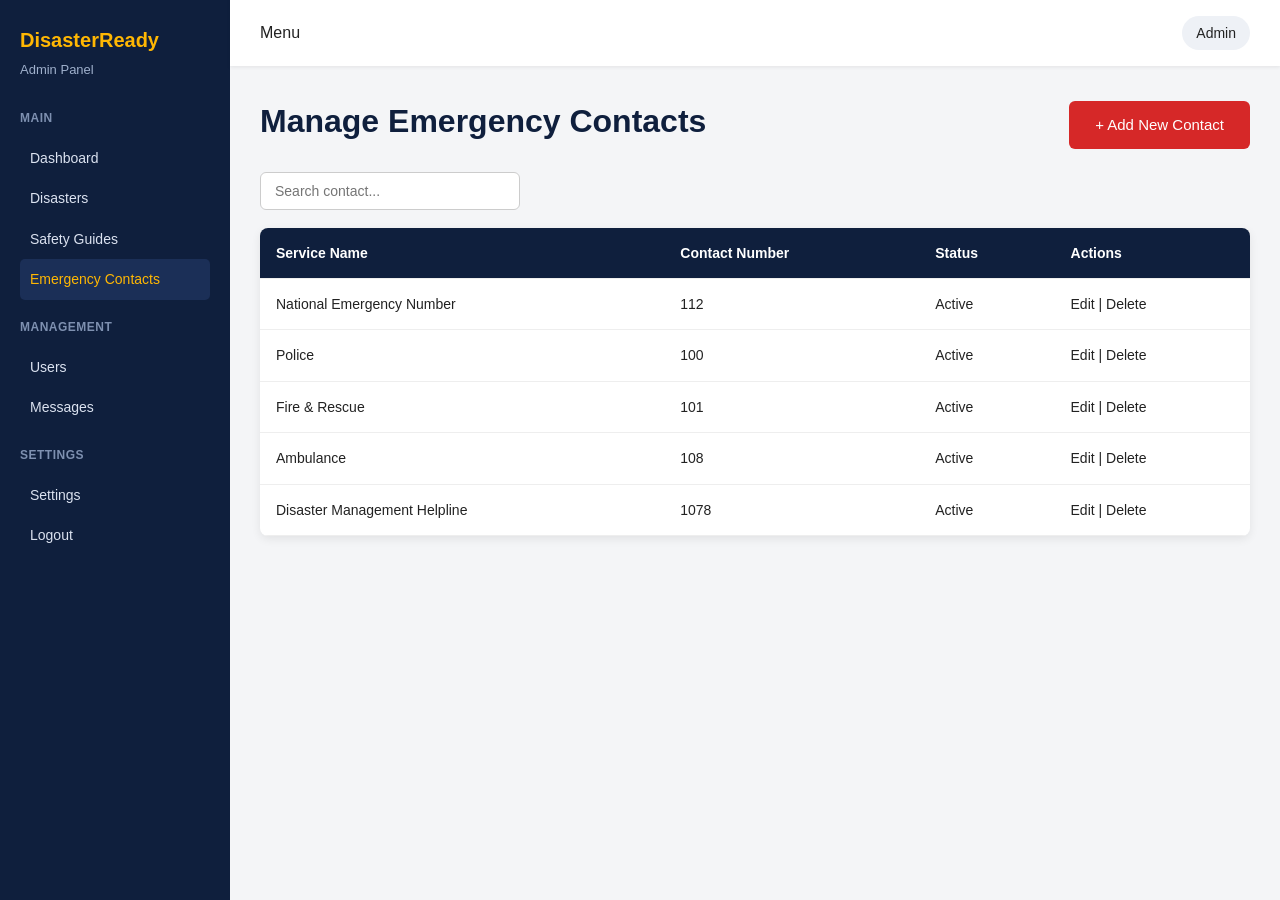
<file: admin-contacts.html>
<!DOCTYPE html>
<html lang="en">
<head>
  <meta charset="UTF-8">
  <title>Admin - Manage Emergency Contacts</title>
  <link rel="stylesheet" href="style.css">
</head>
<body>
  <div class="admin-layout">
    <aside class="sidebar">
      <h2>DisasterReady</h2>
      <p>Admin Panel</p>

      <h4>Main</h4>
      <ul>
        <li><a href="admin-dashboard.html">Dashboard</a></li>
        <li><a href="admin-disasters.html">Disasters</a></li>
        <li><a href="admin-guides.html">Safety Guides</a></li>
        <li><a href="admin-contacts.html" class="active">Emergency Contacts</a></li>
      </ul>

      <h4>Management</h4>
      <ul>
        <li><a href="admin-users.html">Users</a></li>
        <li><a href="#">Messages</a></li>
      </ul>

      <h4>Settings</h4>
      <ul>
        <li><a href="#">Settings</a></li>
        <li><a href="admin-login.html">Logout</a></li>
      </ul>
    </aside>
    <div class="admin-main">
      <div class="topbar">
        <span>Menu</span>
        <span class="admin-tag">Admin</span>
      </div>
      <div class="admin-content">
        <div class="toolbar">
          <h1>Manage Emergency Contacts</h1>
          <a href="#" class="btn">+ Add New Contact</a>
        </div>
        <input type="text" class="search-box" placeholder="Search contact...">
        <table>
          <tr>
            <th>Service Name</th>
            <th>Contact Number</th>
            <th>Status</th>
            <th>Actions</th>
          </tr>
          <tr>
            <td>National Emergency Number</td>
            <td>112</td>
            <td>Active</td>
            <td><a href="#">Edit</a> | <a href="#">Delete</a></td>
          </tr>
          <tr>
            <td>Police</td>
            <td>100</td>
            <td>Active</td>
            <td><a href="#">Edit</a> | <a href="#">Delete</a></td>
          </tr>
          <tr>
            <td>Fire &amp; Rescue</td>
            <td>101</td>
            <td>Active</td>
            <td><a href="#">Edit</a> | <a href="#">Delete</a></td>
          </tr>
          <tr>
            <td>Ambulance</td>
            <td>108</td>
            <td>Active</td>
            <td><a href="#">Edit</a> | <a href="#">Delete</a></td>
          </tr>
          <tr>
            <td>Disaster Management Helpline</td>
            <td>1078</td>
            <td>Active</td>
            <td><a href="#">Edit</a> | <a href="#">Delete</a></td>
          </tr>
        </table>
      </div>
    </div>
  </div>
</body>
</html>
</file>
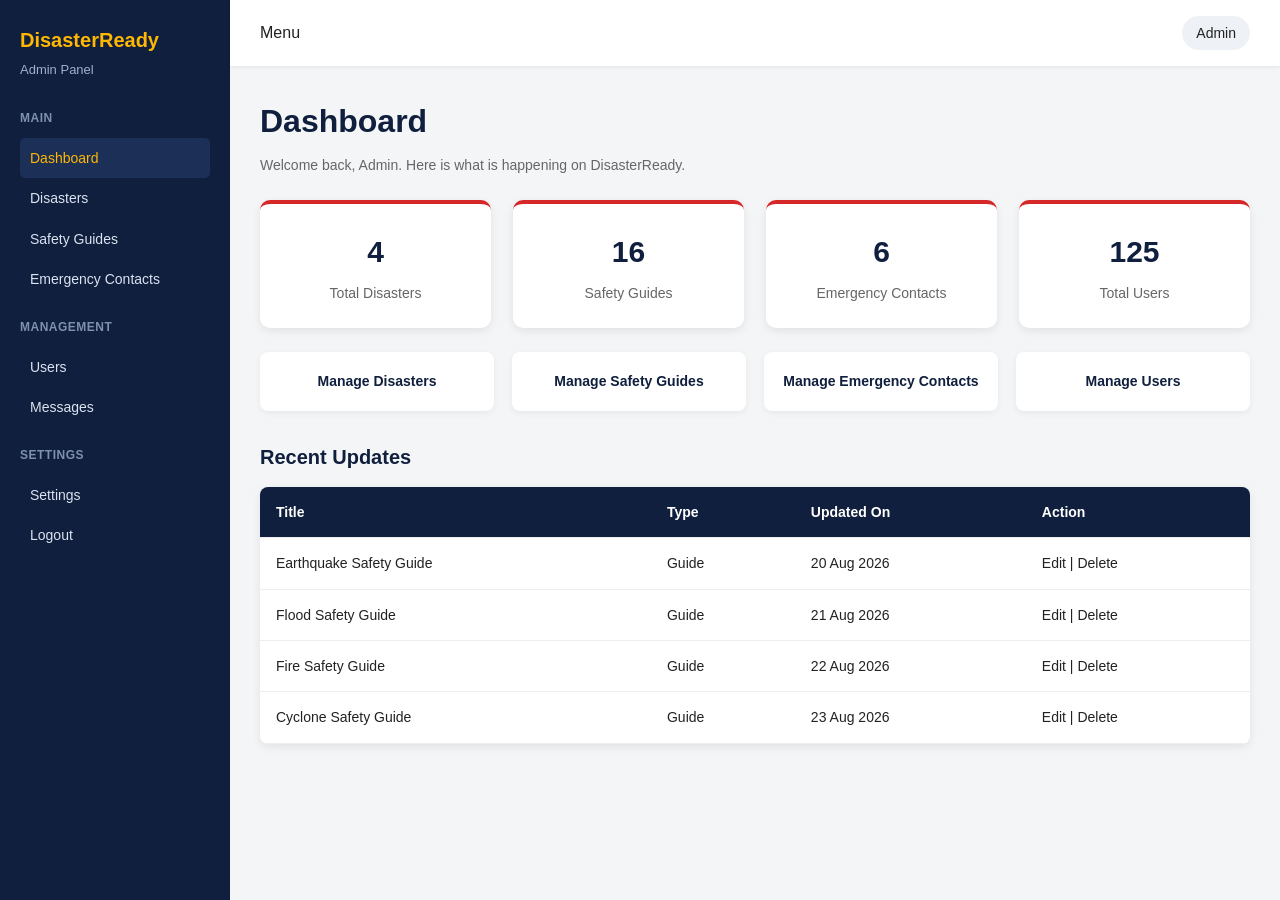
<file: admin-dashboard.html>
<!DOCTYPE html>
<html lang="en">
<head>
  <meta charset="UTF-8">
  <title>Admin - Dashboard</title>
  <link rel="stylesheet" href="style.css">
</head>
<body>
  <div class="admin-layout">
    <aside class="sidebar">
      <h2>DisasterReady</h2>
      <p>Admin Panel</p>

      <h4>Main</h4>
      <ul>
        <li><a href="admin-dashboard.html" class="active">Dashboard</a></li>
        <li><a href="admin-disasters.html">Disasters</a></li>
        <li><a href="admin-guides.html">Safety Guides</a></li>
        <li><a href="admin-contacts.html">Emergency Contacts</a></li>
      </ul>

      <h4>Management</h4>
      <ul>
        <li><a href="admin-users.html">Users</a></li>
        <li><a href="#">Messages</a></li>
      </ul>

      <h4>Settings</h4>
      <ul>
        <li><a href="#">Settings</a></li>
        <li><a href="admin-login.html">Logout</a></li>
      </ul>
    </aside>
    <div class="admin-main">
      <div class="topbar">
        <span>Menu</span>
        <span class="admin-tag">Admin</span>
      </div>
      <div class="admin-content">
        <h1>Dashboard</h1>
        <p class="welcome">Welcome back, Admin. Here is what is happening on DisasterReady.</p>

        <div class="stats-grid">
          <div class="stat-card">
            <div class="number">4</div>
            <div class="label">Total Disasters</div>
          </div>
          <div class="stat-card">
            <div class="number">16</div>
            <div class="label">Safety Guides</div>
          </div>
          <div class="stat-card">
            <div class="number">6</div>
            <div class="label">Emergency Contacts</div>
          </div>
          <div class="stat-card">
            <div class="number">125</div>
            <div class="label">Total Users</div>
          </div>
        </div>

        <div class="quick-links">
          <a href="admin-disasters.html">Manage Disasters</a>
          <a href="admin-guides.html">Manage Safety Guides</a>
          <a href="admin-contacts.html">Manage Emergency Contacts</a>
          <a href="admin-users.html">Manage Users</a>
        </div>

        <h2>Recent Updates</h2>
        <table>
          <tr>
            <th>Title</th>
            <th>Type</th>
            <th>Updated On</th>
            <th>Action</th>
          </tr>
          <tr>
            <td>Earthquake Safety Guide</td>
            <td>Guide</td>
            <td>20 Aug 2026</td>
            <td><a href="#">Edit</a> | <a href="#">Delete</a></td>
          </tr>
          <tr>
            <td>Flood Safety Guide</td>
            <td>Guide</td>
            <td>21 Aug 2026</td>
            <td><a href="#">Edit</a> | <a href="#">Delete</a></td>
          </tr>
          <tr>
            <td>Fire Safety Guide</td>
            <td>Guide</td>
            <td>22 Aug 2026</td>
            <td><a href="#">Edit</a> | <a href="#">Delete</a></td>
          </tr>
          <tr>
            <td>Cyclone Safety Guide</td>
            <td>Guide</td>
            <td>23 Aug 2026</td>
            <td><a href="#">Edit</a> | <a href="#">Delete</a></td>
          </tr>
        </table>
      </div>
    </div>
  </div>
</body>
</html>
</file>
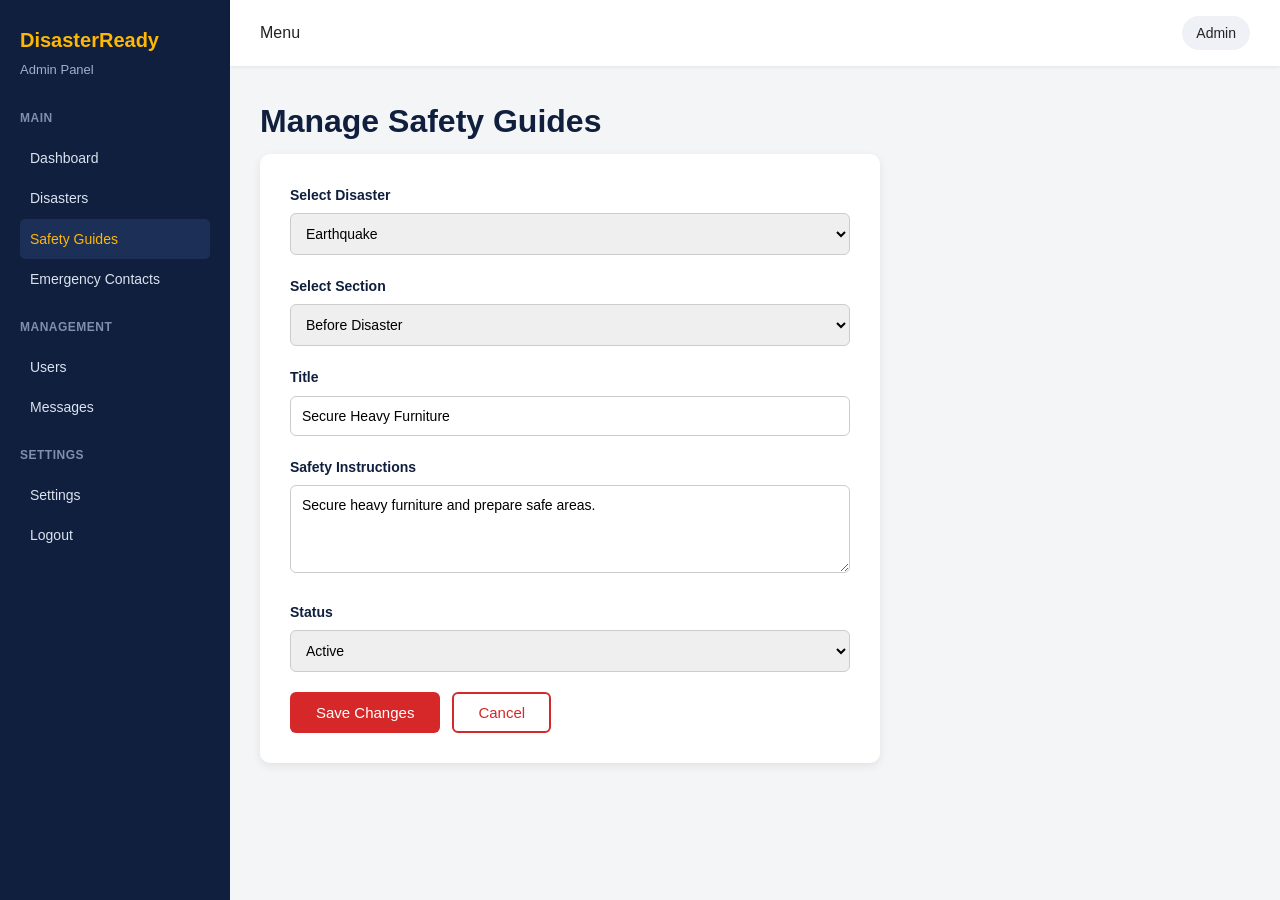
<file: admin-guides.html>
<!DOCTYPE html>
<html lang="en">
<head>
  <meta charset="UTF-8">
  <title>Admin - Manage Safety Guides</title>
  <link rel="stylesheet" href="style.css">
</head>
<body>
  <div class="admin-layout">
    <aside class="sidebar">
      <h2>DisasterReady</h2>
      <p>Admin Panel</p>

      <h4>Main</h4>
      <ul>
        <li><a href="admin-dashboard.html">Dashboard</a></li>
        <li><a href="admin-disasters.html">Disasters</a></li>
        <li><a href="admin-guides.html" class="active">Safety Guides</a></li>
        <li><a href="admin-contacts.html">Emergency Contacts</a></li>
      </ul>

      <h4>Management</h4>
      <ul>
        <li><a href="admin-users.html">Users</a></li>
        <li><a href="#">Messages</a></li>
      </ul>

      <h4>Settings</h4>
      <ul>
        <li><a href="#">Settings</a></li>
        <li><a href="admin-login.html">Logout</a></li>
      </ul>
    </aside>
    <div class="admin-main">
      <div class="topbar">
        <span>Menu</span>
        <span class="admin-tag">Admin</span>
      </div>
      <div class="admin-content">
        <h1>Manage Safety Guides</h1>

        <form class="form-box">
          <div class="form-group">
            <label>Select Disaster</label>
            <select>
              <option>Earthquake</option>
              <option>Flood</option>
              <option>Fire</option>
              <option>Cyclone</option>
            </select>
          </div>

          <div class="form-group">
            <label>Select Section</label>
            <select>
              <option>Before Disaster</option>
              <option>During Disaster</option>
              <option>After Disaster</option>
            </select>
          </div>

          <div class="form-group">
            <label>Title</label>
            <input type="text" value="Secure Heavy Furniture">
          </div>

          <div class="form-group">
            <label>Safety Instructions</label>
            <textarea rows="4">Secure heavy furniture and prepare safe areas.</textarea>
          </div>

          <div class="form-group">
            <label>Status</label>
            <select>
              <option>Active</option>
              <option>Inactive</option>
            </select>
          </div>

          <div class="form-actions">
            <button type="button" class="btn">Save Changes</button>
            <button type="button" class="btn btn-outline">Cancel</button>
          </div>
        </form>
      </div>
    </div>
  </div>
</body>
</html>
</file>
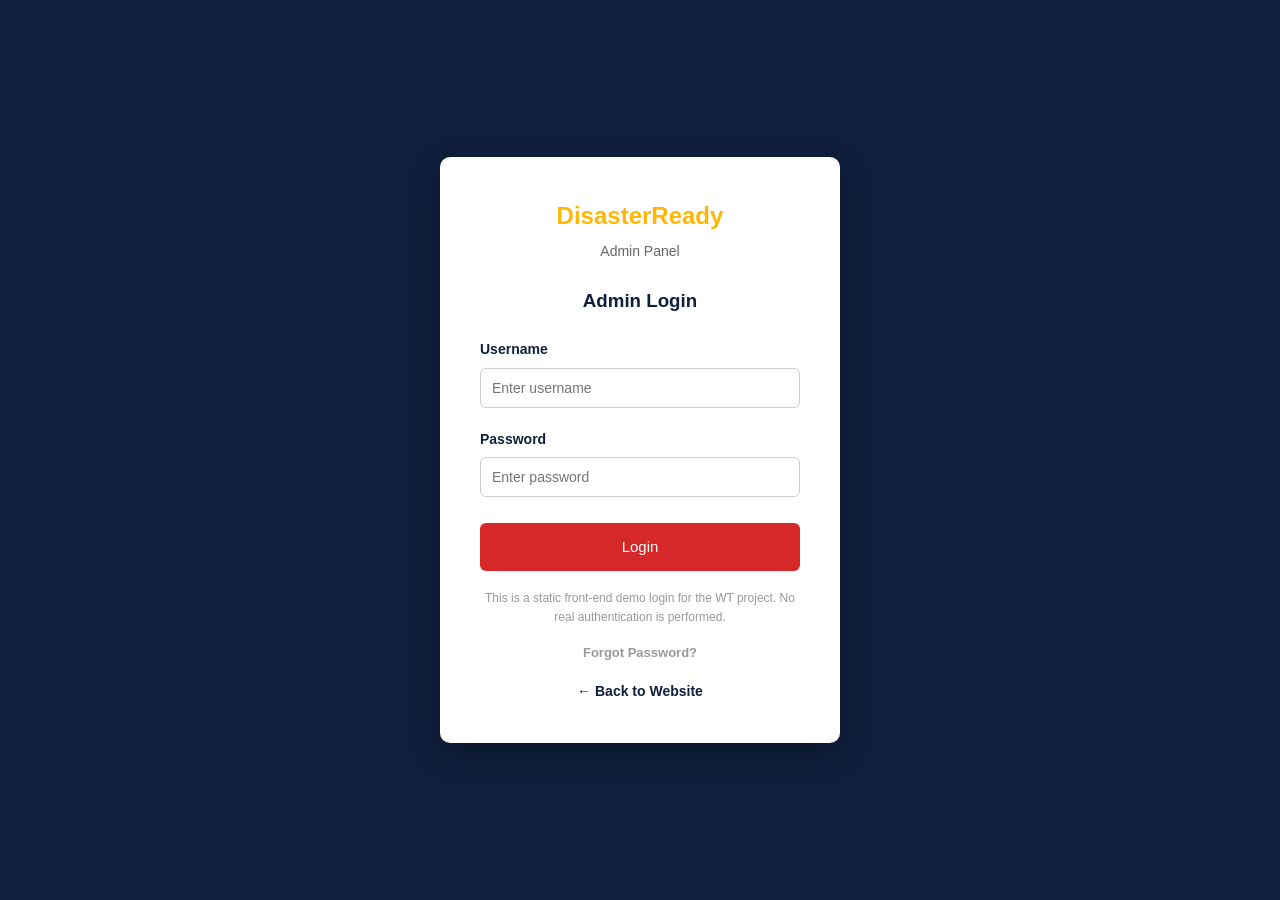
<file: admin-login.html>
<!DOCTYPE html>
<html lang="en">
<head>
  <meta charset="UTF-8">
  <title>DisasterReady - Admin Login</title>
  <link rel="stylesheet" href="style.css">
</head>
<body>
  <div class="login-wrap">
    <div class="login-box">
      <h2>DisasterReady</h2>
      <p class="subtitle">Admin Panel</p>
      <h3>Admin Login</h3>

      <form>
        <div class="form-group">
          <label>Username</label>
          <input type="text" placeholder="Enter username">
        </div>
        <div class="form-group">
          <label>Password</label>
          <input type="password" placeholder="Enter password">
        </div>
        <a href="admin-dashboard.html" class="btn">Login</a>
      </form>

      <p class="login-note">This is a static front-end demo login for the WT project. No real authentication is performed.</p>
      <a href="#" class="back-link" style="font-size:13px; color:#999;">Forgot Password?</a>
      <a href="index.html" class="back-link">&larr; Back to Website</a>
    </div>
  </div>
</body>
</html>
</file>
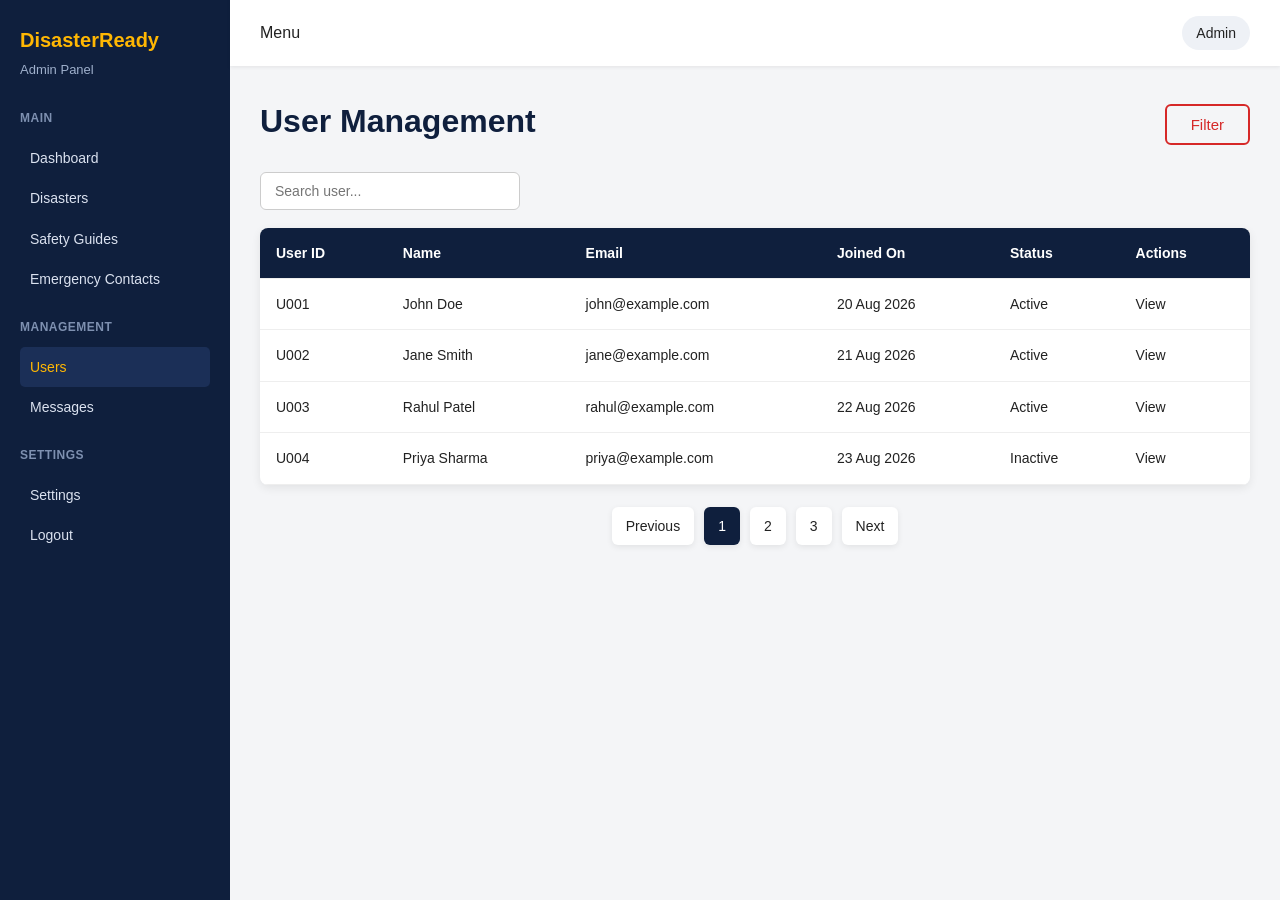
<file: admin-users.html>
<!DOCTYPE html>
<html lang="en">
<head>
  <meta charset="UTF-8">
  <title>Admin - User Management</title>
  <link rel="stylesheet" href="style.css">
</head>
<body>
  <div class="admin-layout">
    <aside class="sidebar">
      <h2>DisasterReady</h2>
      <p>Admin Panel</p>

      <h4>Main</h4>
      <ul>
        <li><a href="admin-dashboard.html">Dashboard</a></li>
        <li><a href="admin-disasters.html">Disasters</a></li>
        <li><a href="admin-guides.html">Safety Guides</a></li>
        <li><a href="admin-contacts.html">Emergency Contacts</a></li>
      </ul>

      <h4>Management</h4>
      <ul>
        <li><a href="admin-users.html" class="active">Users</a></li>
        <li><a href="#">Messages</a></li>
      </ul>

      <h4>Settings</h4>
      <ul>
        <li><a href="#">Settings</a></li>
        <li><a href="admin-login.html">Logout</a></li>
      </ul>
    </aside>
    <div class="admin-main">
      <div class="topbar">
        <span>Menu</span>
        <span class="admin-tag">Admin</span>
      </div>
      <div class="admin-content">
        <div class="toolbar">
          <h1>User Management</h1>
          <button class="btn btn-outline">Filter</button>
        </div>
        <input type="text" class="search-box" placeholder="Search user...">
        <table>
          <tr>
            <th>User ID</th>
            <th>Name</th>
            <th>Email</th>
            <th>Joined On</th>
            <th>Status</th>
            <th>Actions</th>
          </tr>
          <tr>
            <td>U001</td>
            <td>John Doe</td>
            <td>john@example.com</td>
            <td>20 Aug 2026</td>
            <td>Active</td>
            <td><a href="#">View</a></td>
          </tr>
          <tr>
            <td>U002</td>
            <td>Jane Smith</td>
            <td>jane@example.com</td>
            <td>21 Aug 2026</td>
            <td>Active</td>
            <td><a href="#">View</a></td>
          </tr>
          <tr>
            <td>U003</td>
            <td>Rahul Patel</td>
            <td>rahul@example.com</td>
            <td>22 Aug 2026</td>
            <td>Active</td>
            <td><a href="#">View</a></td>
          </tr>
          <tr>
            <td>U004</td>
            <td>Priya Sharma</td>
            <td>priya@example.com</td>
            <td>23 Aug 2026</td>
            <td>Inactive</td>
            <td><a href="#">View</a></td>
          </tr>
        </table>

        <div class="pagination">
          <a href="#">Previous</a>
          <a href="#" class="active">1</a>
          <a href="#">2</a>
          <a href="#">3</a>
          <a href="#">Next</a>
        </div>
      </div>
    </div>
  </div>
</body>
</html>
</file>
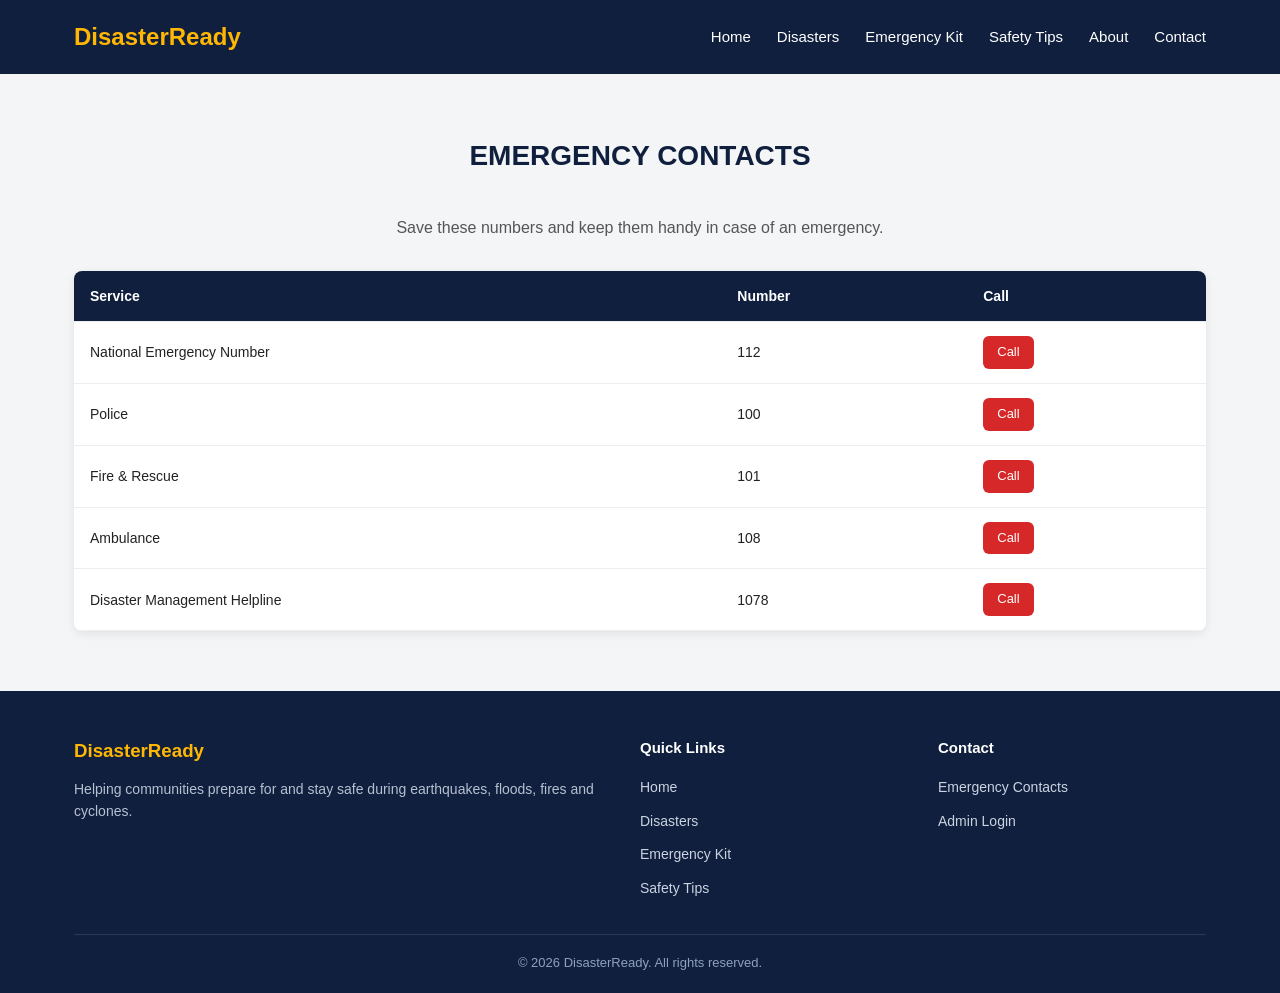
<file: emergency-contacts.html>
<!DOCTYPE html>
<html lang="en">
<head>
  <meta charset="UTF-8">
  <title>DisasterReady - Emergency Contacts</title>
  <link rel="stylesheet" href="style.css">
</head>
<body>
  <header>
    <div class="container">
      <div class="logo">DisasterReady</div>
      <nav>
        <ul>
          <li><a href="index.html">Home</a></li>
          <li><a href="disasters.html">Disasters</a></li>
          <li><a href="emergency-kit.html">Emergency Kit</a></li>
          <li><a href="safety-tips.html">Safety Tips</a></li>
          <li><a href="index.html#about">About</a></li>
          <li><a href="emergency-contacts.html">Contact</a></li>
        </ul>
      </nav>
    </div>
  </header>
  <main>
    <section class="section">
      <div class="container">
        <h2>EMERGENCY CONTACTS</h2>
        <p class="contact-note">Save these numbers and keep them handy in case of an emergency.</p>
        <table>
          <tr>
            <th>Service</th>
            <th>Number</th>
            <th>Call</th>
          </tr>
          <tr>
            <td>National Emergency Number</td>
            <td>112</td>
            <td><a href="tel:112" class="btn btn-small">Call</a></td>
          </tr>
          <tr>
            <td>Police</td>
            <td>100</td>
            <td><a href="tel:100" class="btn btn-small">Call</a></td>
          </tr>
          <tr>
            <td>Fire &amp; Rescue</td>
            <td>101</td>
            <td><a href="tel:101" class="btn btn-small">Call</a></td>
          </tr>
          <tr>
            <td>Ambulance</td>
            <td>108</td>
            <td><a href="tel:108" class="btn btn-small">Call</a></td>
          </tr>
          <tr>
            <td>Disaster Management Helpline</td>
            <td>1078</td>
            <td><a href="tel:1078" class="btn btn-small">Call</a></td>
          </tr>
        </table>
      </div>
    </section>
  </main>
  <footer>
    <div class="container">
      <div class="footer-grid">
        <div>
          <h3>DisasterReady</h3>
          <p>Helping communities prepare for and stay safe during earthquakes, floods, fires and cyclones.</p>
        </div>
        <div>
          <h4>Quick Links</h4>
          <ul>
            <li><a href="index.html">Home</a></li>
            <li><a href="disasters.html">Disasters</a></li>
            <li><a href="emergency-kit.html">Emergency Kit</a></li>
            <li><a href="safety-tips.html">Safety Tips</a></li>
          </ul>
        </div>
        <div>
          <h4>Contact</h4>
          <ul>
            <li><a href="emergency-contacts.html">Emergency Contacts</a></li>
            <li><a href="admin-login.html">Admin Login</a></li>
          </ul>
        </div>
      </div>
      <div class="footer-bottom">
        &copy; 2026 DisasterReady. All rights reserved.
      </div>
    </div>
  </footer>
</body>
</html>
</file>
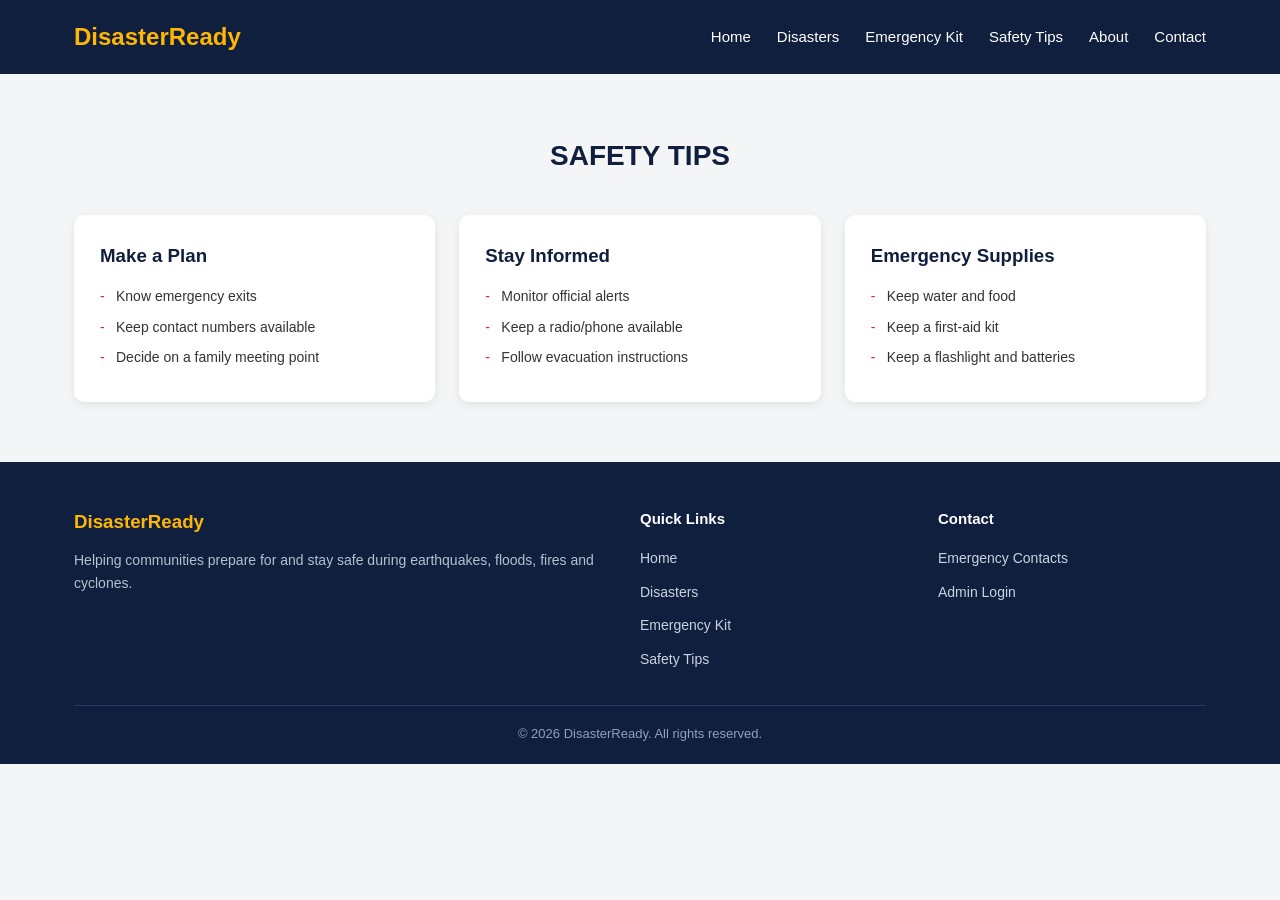
<file: safety-tips.html>
<!DOCTYPE html>
<html lang="en">
<head>
  <meta charset="UTF-8">
  <title>DisasterReady - Safety Tips</title>
  <link rel="stylesheet" href="style.css">
</head>
<body>
  <header>
    <div class="container">
      <div class="logo">DisasterReady</div>
      <nav>
        <ul>
          <li><a href="index.html">Home</a></li>
          <li><a href="disasters.html">Disasters</a></li>
          <li><a href="emergency-kit.html">Emergency Kit</a></li>
          <li><a href="safety-tips.html">Safety Tips</a></li>
          <li><a href="index.html#about">About</a></li>
          <li><a href="emergency-contacts.html">Contact</a></li>
        </ul>
      </nav>
    </div>
  </header>
  <main>
    <section class="section">
      <div class="container">
        <h2>SAFETY TIPS</h2>
        <div class="tips-grid">
          <div class="tip-box">
            <h3>Make a Plan</h3>
            <ul>
              <li>Know emergency exits</li>
              <li>Keep contact numbers available</li>
              <li>Decide on a family meeting point</li>
            </ul>
          </div>
          <div class="tip-box">
            <h3>Stay Informed</h3>
            <ul>
              <li>Monitor official alerts</li>
              <li>Keep a radio/phone available</li>
              <li>Follow evacuation instructions</li>
            </ul>
          </div>
          <div class="tip-box">
            <h3>Emergency Supplies</h3>
            <ul>
              <li>Keep water and food</li>
              <li>Keep a first-aid kit</li>
              <li>Keep a flashlight and batteries</li>
            </ul>
          </div>
        </div>
      </div>
    </section>
  </main>
  <footer>
    <div class="container">
      <div class="footer-grid">
        <div>
          <h3>DisasterReady</h3>
          <p>Helping communities prepare for and stay safe during earthquakes, floods, fires and cyclones.</p>
        </div>
        <div>
          <h4>Quick Links</h4>
          <ul>
            <li><a href="index.html">Home</a></li>
            <li><a href="disasters.html">Disasters</a></li>
            <li><a href="emergency-kit.html">Emergency Kit</a></li>
            <li><a href="safety-tips.html">Safety Tips</a></li>
          </ul>
        </div>
        <div>
          <h4>Contact</h4>
          <ul>
            <li><a href="emergency-contacts.html">Emergency Contacts</a></li>
            <li><a href="admin-login.html">Admin Login</a></li>
          </ul>
        </div>
      </div>
      <div class="footer-bottom">
        &copy; 2026 DisasterReady. All rights reserved.
      </div>
    </div>
  </footer>
</body>
</html>
</file>
<file: style.css>
/* ===== Reset ===== */
* {
  margin: 0;
  padding: 0;
  box-sizing: border-box;
}

body {
  font-family: Arial, Helvetica, sans-serif;
  color: #222;
  background-color: #f4f5f7;
  line-height: 1.6;
}

a {
  text-decoration: none;
  color: inherit;
}

img {
  max-width: 100%;
  display: block;
}

ul {
  list-style: none;
}

.container {
  max-width: 1180px;
  margin: 0 auto;
  padding: 0 24px;
}

/* ===== Header / Navigation ===== */
header {
  background-color: #0f1f3d;
  color: #fff;
  padding: 18px 0;
}

header .container {
  display: flex;
  justify-content: space-between;
  align-items: center;
}

.logo {
  font-size: 24px;
  font-weight: bold;
  color: #ffb703;
}

nav ul {
  display: flex;
  gap: 26px;
}

nav a {
  color: #fff;
  font-size: 15px;
}

nav a:hover {
  color: #ffb703;
}

/* ===== Buttons ===== */
.btn {
  display: inline-block;
  background-color: #d62828;
  color: #fff;
  padding: 12px 26px;
  border: none;
  border-radius: 6px;
  font-size: 15px;
  cursor: pointer;
}

.btn:hover {
  background-color: #b21e1e;
}

.btn-outline {
  background-color: transparent;
  border: 2px solid #d62828;
  color: #d62828;
  padding: 10px 24px;
}

.btn-outline:hover {
  background-color: #d62828;
  color: #fff;
}

.btn-small {
  padding: 6px 14px;
  font-size: 13px;
}

/* ===== Hero Section (two column) ===== */
.hero {
  background-color: #fff;
  padding: 70px 0;
}

.hero .container {
  display: flex;
  align-items: center;
  gap: 50px;
  min-height: 420px;
}

.hero-text {
  flex: 1;
}

.hero-text h1 {
  font-size: 40px;
  color: #0f1f3d;
  line-height: 1.25;
  margin-bottom: 18px;
}

.hero-text p {
  font-size: 16px;
  color: #555;
  max-width: 480px;
  margin-bottom: 26px;
}

.hero-image {
  flex: 1;
}

.hero-image img {
  width: 100%;
  height: 420px;
  object-fit: cover;
  border-radius: 10px;
  box-shadow: 0 8px 20px rgba(0, 0, 0, 0.12);
}

/* ===== Section Headings ===== */
.section {
  padding: 60px 0;
}

.section h2 {
  text-align: center;
  font-size: 28px;
  color: #0f1f3d;
  margin-bottom: 36px;
}

.section-alt {
  background-color: #eef1f6;
}

/* ===== Disaster Card Grid ===== */
.grid {
  display: grid;
  grid-template-columns: repeat(4, 1fr);
  gap: 26px;
}

.card {
  background-color: #fff;
  border-radius: 10px;
  box-shadow: 0 3px 10px rgba(0, 0, 0, 0.08);
  overflow: hidden;
  text-align: center;
  display: flex;
  flex-direction: column;
}

.card img {
  height: 170px;
  width: 100%;
  object-fit: cover;
}

.card-body {
  padding: 22px 18px;
  flex: 1;
  display: flex;
  flex-direction: column;
}

.card-body h3 {
  margin-bottom: 10px;
  color: #0f1f3d;
  font-size: 19px;
}

.card-body p {
  font-size: 14px;
  color: #555;
  margin-bottom: 18px;
  flex: 1;
}

/* ===== Quick Access Cards ===== */
.info-grid {
  display: grid;
  grid-template-columns: repeat(3, 1fr);
  gap: 26px;
}

.info-card {
  background-color: #fff;
  padding: 34px 26px;
  border-radius: 10px;
  box-shadow: 0 3px 10px rgba(0, 0, 0, 0.08);
  text-align: center;
  border-top: 4px solid #d62828;
}

.info-card h3 {
  color: #0f1f3d;
  margin-bottom: 10px;
  font-size: 19px;
}

.info-card p {
  font-size: 14px;
  color: #555;
  margin-bottom: 18px;
}

/* ===== Footer ===== */
footer {
  background-color: #0f1f3d;
  color: #cbd3e1;
  padding: 45px 0 20px 0;
}

.footer-grid {
  display: grid;
  grid-template-columns: 2fr 1fr 1fr;
  gap: 30px;
  margin-bottom: 25px;
}

.footer-grid h3 {
  color: #ffb703;
  margin-bottom: 12px;
}

.footer-grid h4 {
  color: #fff;
  margin-bottom: 14px;
  font-size: 15px;
}

.footer-grid p {
  font-size: 14px;
  color: #b7c0d1;
}

.footer-grid ul li {
  margin-bottom: 8px;
}

.footer-grid ul a {
  font-size: 14px;
  color: #cbd3e1;
}

.footer-grid ul a:hover {
  color: #ffb703;
}

.footer-bottom {
  border-top: 1px solid #263a5e;
  padding-top: 18px;
  text-align: center;
  font-size: 13px;
  color: #8fa0bf;
}

/* ===== Disaster Detail Page ===== */
.detail-hero {
  background-color: #fff;
  padding: 40px 0;
  text-align: center;
}

.detail-hero h1 {
  font-size: 30px;
  color: #0f1f3d;
  margin-bottom: 18px;
}

.detail-hero img {
  margin: 0 auto 18px auto;
  border-radius: 10px;
  max-height: 320px;
  width: 100%;
  object-fit: cover;
}

.detail-hero .intro {
  max-width: 700px;
  margin: 0 auto;
  color: #555;
}

.phase-grid {
  display: grid;
  grid-template-columns: repeat(3, 1fr);
  gap: 24px;
  margin-bottom: 36px;
}

.phase-box {
  background-color: #fff;
  padding: 24px;
  border-radius: 10px;
  box-shadow: 0 3px 10px rgba(0, 0, 0, 0.08);
  border-top: 4px solid #0f1f3d;
}

.phase-box.during {
  border-top-color: #d62828;
}

.phase-box.after {
  border-top-color: #2a9d8f;
}

.phase-box h3 {
  color: #0f1f3d;
  margin-bottom: 14px;
}

.phase-box ul li {
  padding-left: 16px;
  position: relative;
  margin-bottom: 8px;
  font-size: 14px;
  color: #333;
}

.phase-box ul li::before {
  content: "-";
  position: absolute;
  left: 0;
  color: #d62828;
}

.page-nav {
  display: flex;
  justify-content: space-between;
  padding: 10px 0 50px 0;
}

/* ===== Checklist Page ===== */
.checklist-wrap {
  text-align: center;
}

.checklist {
  display: grid;
  grid-template-columns: repeat(3, 1fr);
  gap: 14px;
  max-width: 800px;
  margin: 0 auto 30px auto;
  text-align: left;
}

.checklist li {
  background-color: #fff;
  padding: 14px 18px;
  border-radius: 6px;
  box-shadow: 0 2px 6px rgba(0, 0, 0, 0.06);
  font-size: 14px;
}

/* ===== Safety Tips Page ===== */
.tips-grid {
  display: grid;
  grid-template-columns: repeat(3, 1fr);
  gap: 24px;
}

.tip-box {
  background-color: #fff;
  padding: 26px;
  border-radius: 10px;
  box-shadow: 0 3px 10px rgba(0, 0, 0, 0.08);
}

.tip-box h3 {
  color: #0f1f3d;
  margin-bottom: 14px;
}

.tip-box ul li {
  padding-left: 16px;
  position: relative;
  margin-bottom: 8px;
  font-size: 14px;
  color: #333;
}

.tip-box ul li::before {
  content: "-";
  position: absolute;
  left: 0;
  color: #d62828;
}

/* ===== Tables (contacts, admin) ===== */
table {
  width: 100%;
  border-collapse: collapse;
  background-color: #fff;
  box-shadow: 0 3px 10px rgba(0, 0, 0, 0.08);
  border-radius: 8px;
  overflow: hidden;
}

th, td {
  padding: 14px 16px;
  text-align: left;
  border-bottom: 1px solid #eee;
  font-size: 14px;
}

th {
  background-color: #0f1f3d;
  color: #fff;
}

.text-center {
  text-align: center;
}

/* ===== Contacts Page ===== */
.contact-note {
  text-align: center;
  max-width: 600px;
  margin: 0 auto 30px auto;
  color: #555;
}

/* ===== Admin Layout ===== */
.admin-layout {
  display: flex;
  min-height: 100vh;
}

.sidebar {
  width: 230px;
  background-color: #0f1f3d;
  color: #fff;
  padding: 24px 20px;
  flex-shrink: 0;
}

.sidebar h2 {
  color: #ffb703;
  font-size: 20px;
  margin-bottom: 4px;
}

.sidebar p {
  font-size: 13px;
  color: #9fb0cc;
  margin-bottom: 28px;
}

.sidebar h4 {
  font-size: 12px;
  color: #7e90b0;
  margin: 18px 0 10px 0;
  text-transform: uppercase;
  letter-spacing: 0.5px;
}

.sidebar li a {
  display: block;
  padding: 9px 10px;
  color: #dbe2f0;
  font-size: 14px;
  border-radius: 5px;
}

.sidebar li a:hover,
.sidebar li a.active {
  background-color: #1b2f57;
  color: #ffb703;
}

.admin-main {
  flex: 1;
  background-color: #f4f5f7;
}

.topbar {
  background-color: #fff;
  padding: 16px 30px;
  display: flex;
  justify-content: space-between;
  align-items: center;
  box-shadow: 0 1px 4px rgba(0, 0, 0, 0.08);
}

.topbar .admin-tag {
  background-color: #eef1f6;
  padding: 6px 14px;
  border-radius: 20px;
  font-size: 14px;
}

.admin-content {
  padding: 30px;
}

.admin-content h1 {
  margin-bottom: 6px;
  color: #0f1f3d;
}

.admin-content > p.welcome {
  color: #666;
  margin-bottom: 24px;
  font-size: 14px;
}

.admin-content h2 {
  color: #0f1f3d;
  font-size: 20px;
  margin: 30px 0 14px 0;
}

/* ===== Stat Cards ===== */
.stats-grid {
  display: grid;
  grid-template-columns: repeat(4, 1fr);
  gap: 22px;
  margin-bottom: 10px;
}

.stat-card {
  background-color: #fff;
  padding: 24px;
  border-radius: 10px;
  text-align: center;
  box-shadow: 0 3px 10px rgba(0, 0, 0, 0.08);
  border-top: 4px solid #d62828;
}

.stat-card .number {
  font-size: 30px;
  font-weight: bold;
  color: #0f1f3d;
}

.stat-card .label {
  font-size: 14px;
  color: #666;
  margin-top: 6px;
}

/* ===== Quick Admin Links ===== */
.quick-links {
  display: grid;
  grid-template-columns: repeat(4, 1fr);
  gap: 18px;
  margin: 24px 0 10px 0;
}

.quick-links a {
  display: block;
  background-color: #fff;
  padding: 18px;
  border-radius: 8px;
  text-align: center;
  font-size: 14px;
  font-weight: bold;
  color: #0f1f3d;
  box-shadow: 0 2px 6px rgba(0, 0, 0, 0.06);
}

.quick-links a:hover {
  background-color: #0f1f3d;
  color: #fff;
}

/* ===== Admin Toolbar (search + add button) ===== */
.toolbar {
  display: flex;
  justify-content: space-between;
  align-items: center;
  margin-bottom: 18px;
}

.search-box {
  padding: 10px 14px;
  border: 1px solid #ccc;
  border-radius: 6px;
  width: 260px;
  margin-bottom: 18px;
  font-size: 14px;
}

/* ===== Forms ===== */
.form-box {
  background-color: #fff;
  padding: 30px;
  border-radius: 10px;
  max-width: 620px;
  box-shadow: 0 3px 10px rgba(0, 0, 0, 0.08);
}

.form-group {
  margin-bottom: 20px;
}

.form-group label {
  display: block;
  margin-bottom: 7px;
  font-weight: bold;
  font-size: 14px;
  color: #0f1f3d;
}

.form-group input,
.form-group select,
.form-group textarea {
  width: 100%;
  padding: 11px;
  border: 1px solid #ccc;
  border-radius: 6px;
  font-size: 14px;
  font-family: inherit;
}

.form-actions {
  display: flex;
  gap: 12px;
}

/* ===== Login Page ===== */
.login-wrap {
  min-height: 100vh;
  display: flex;
  align-items: center;
  justify-content: center;
  background-color: #0f1f3d;
  padding: 20px;
}

.login-box {
  background-color: #fff;
  padding: 40px;
  border-radius: 10px;
  width: 100%;
  max-width: 400px;
  text-align: center;
  box-shadow: 0 10px 30px rgba(0, 0, 0, 0.3);
}

.login-box h2 {
  color: #ffb703;
  margin-bottom: 4px;
}

.login-box p.subtitle {
  color: #666;
  margin-bottom: 24px;
  font-size: 14px;
}

.login-box h3 {
  color: #0f1f3d;
  margin-bottom: 22px;
}

.login-box .form-group {
  text-align: left;
}

.login-box .btn {
  width: 100%;
  margin-top: 6px;
}

.login-note {
  margin-top: 18px;
  font-size: 12px;
  color: #999;
}

.back-link {
  display: block;
  margin-top: 16px;
  font-size: 14px;
  color: #0f1f3d;
  font-weight: bold;
}

/* ===== Pagination Links ===== */
.pagination {
  display: flex;
  justify-content: center;
  gap: 10px;
  margin-top: 22px;
}

.pagination a {
  padding: 8px 14px;
  border-radius: 6px;
  background-color: #fff;
  box-shadow: 0 2px 6px rgba(0, 0, 0, 0.08);
  font-size: 14px;
}

.pagination a.active {
  background-color: #0f1f3d;
  color: #fff;
}

/* ===== Responsive ===== */
@media (max-width: 900px) {
  .hero .container {
    flex-direction: column;
    text-align: center;
  }

  .hero-text p {
    margin-left: auto;
    margin-right: auto;
  }

  .grid,
  .info-grid,
  .phase-grid,
  .tips-grid,
  .stats-grid,
  .quick-links,
  .checklist,
  .footer-grid {
    grid-template-columns: 1fr 1fr;
  }
}

@media (max-width: 640px) {
  header .container {
    flex-direction: column;
    gap: 12px;
  }

  nav ul {
    flex-wrap: wrap;
    justify-content: center;
    gap: 14px;
  }

  .grid,
  .info-grid,
  .phase-grid,
  .tips-grid,
  .stats-grid,
  .quick-links,
  .checklist,
  .footer-grid {
    grid-template-columns: 1fr;
  }

  .admin-layout {
    flex-direction: column;
  }

  .sidebar {
    width: 100%;
  }

  .toolbar {
    flex-direction: column;
    align-items: flex-start;
    gap: 12px;
  }
}
</file>
